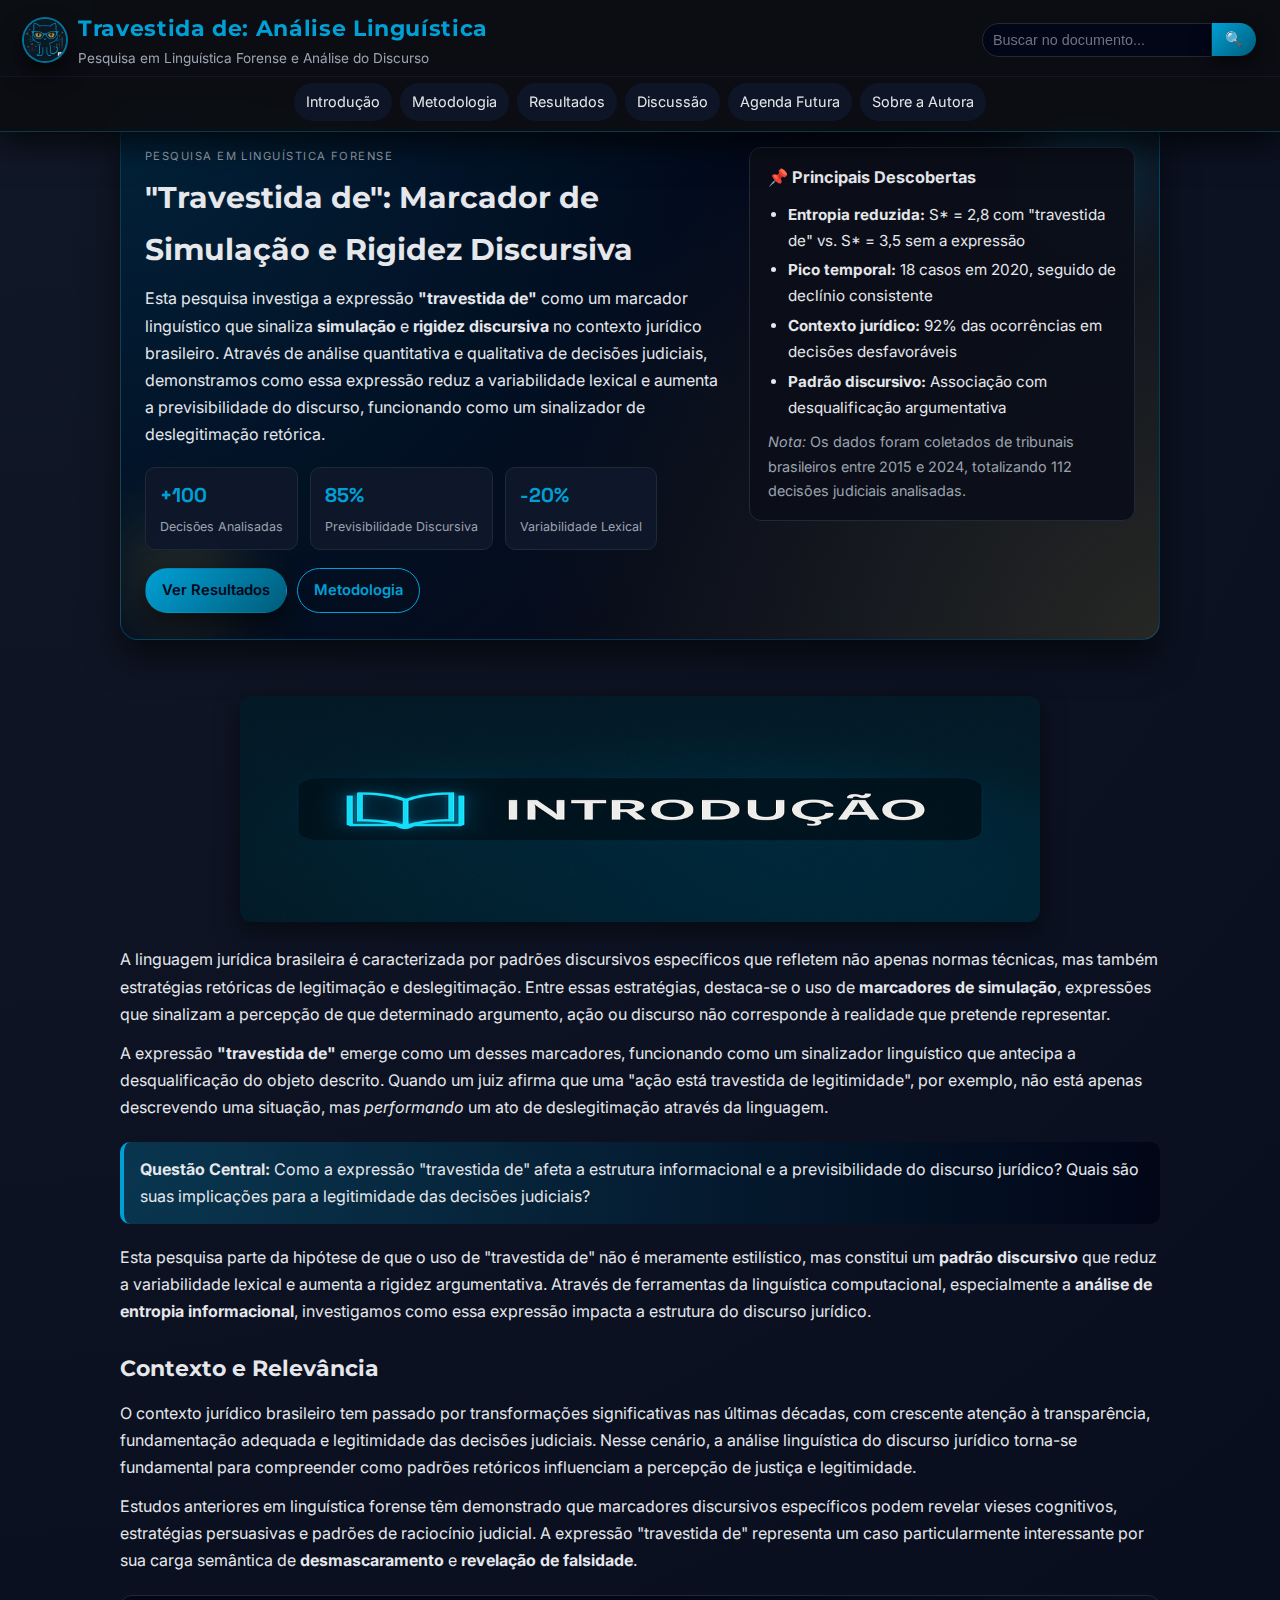
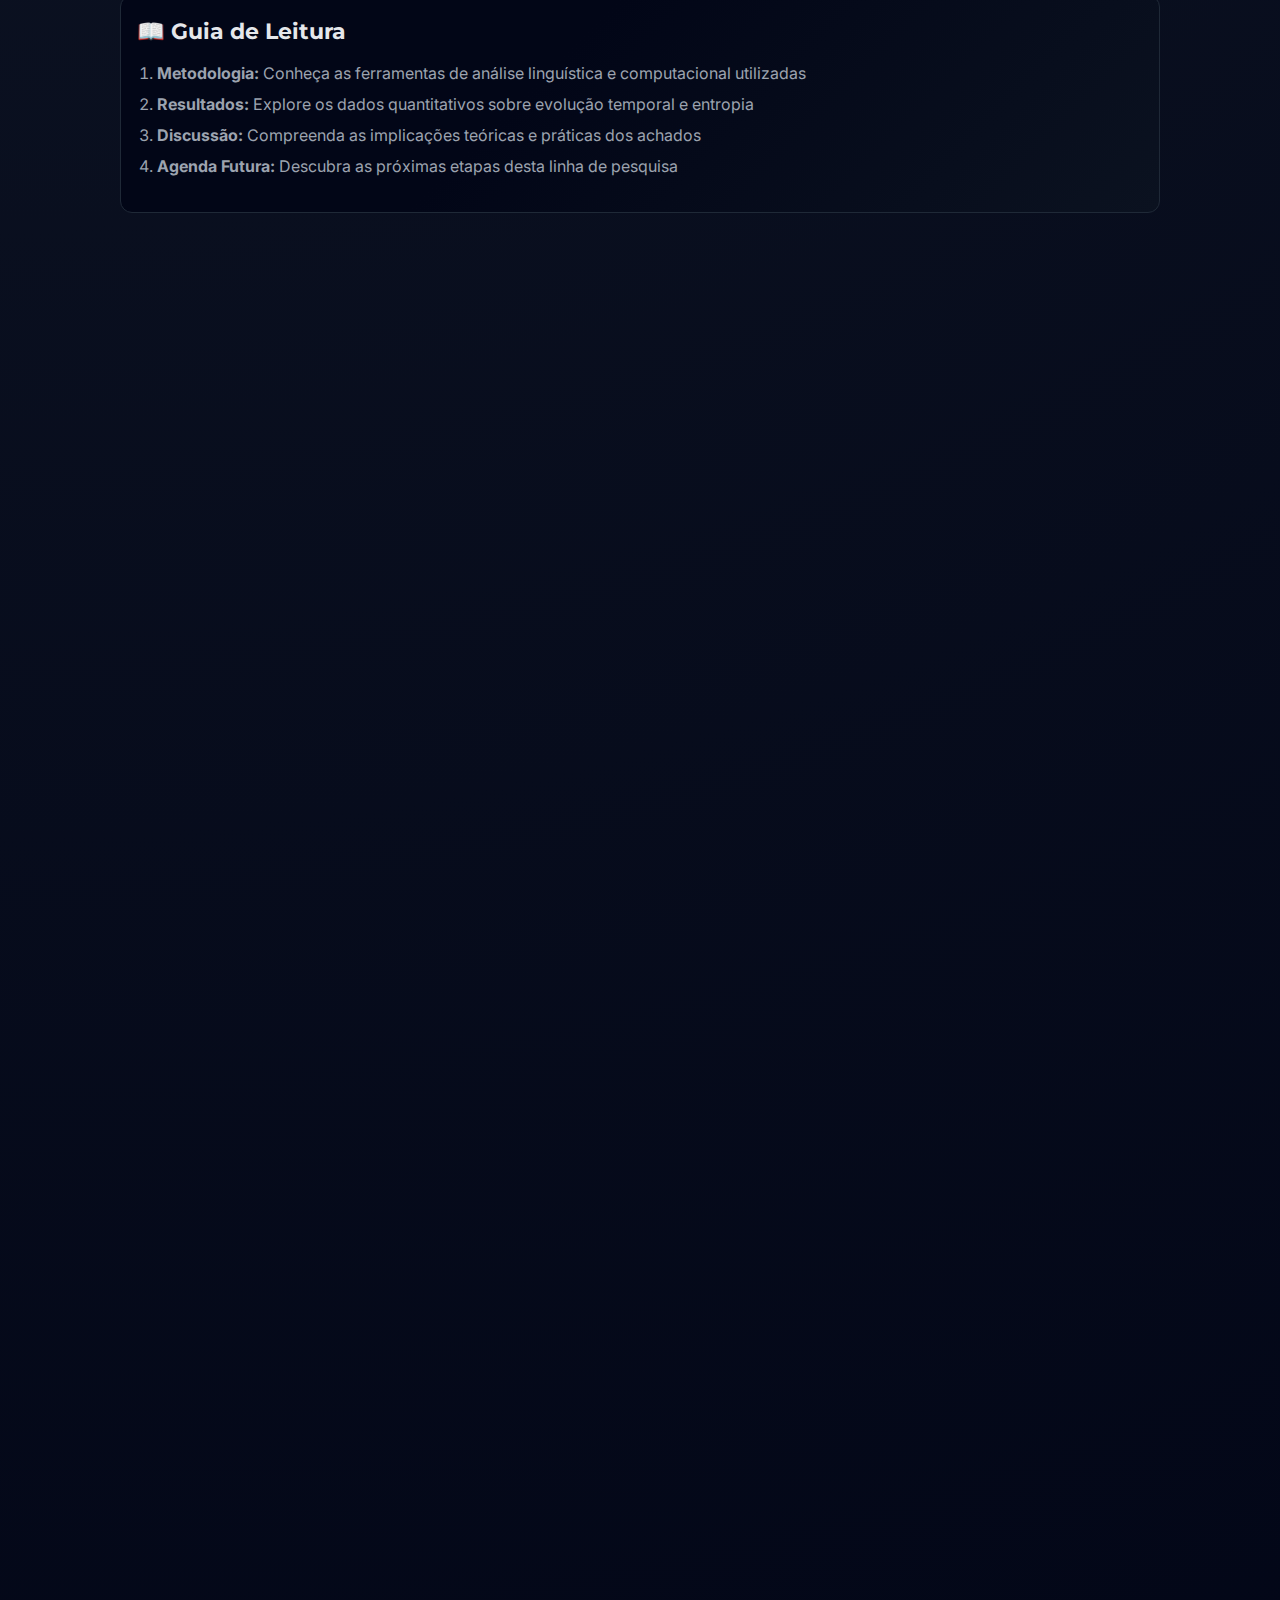
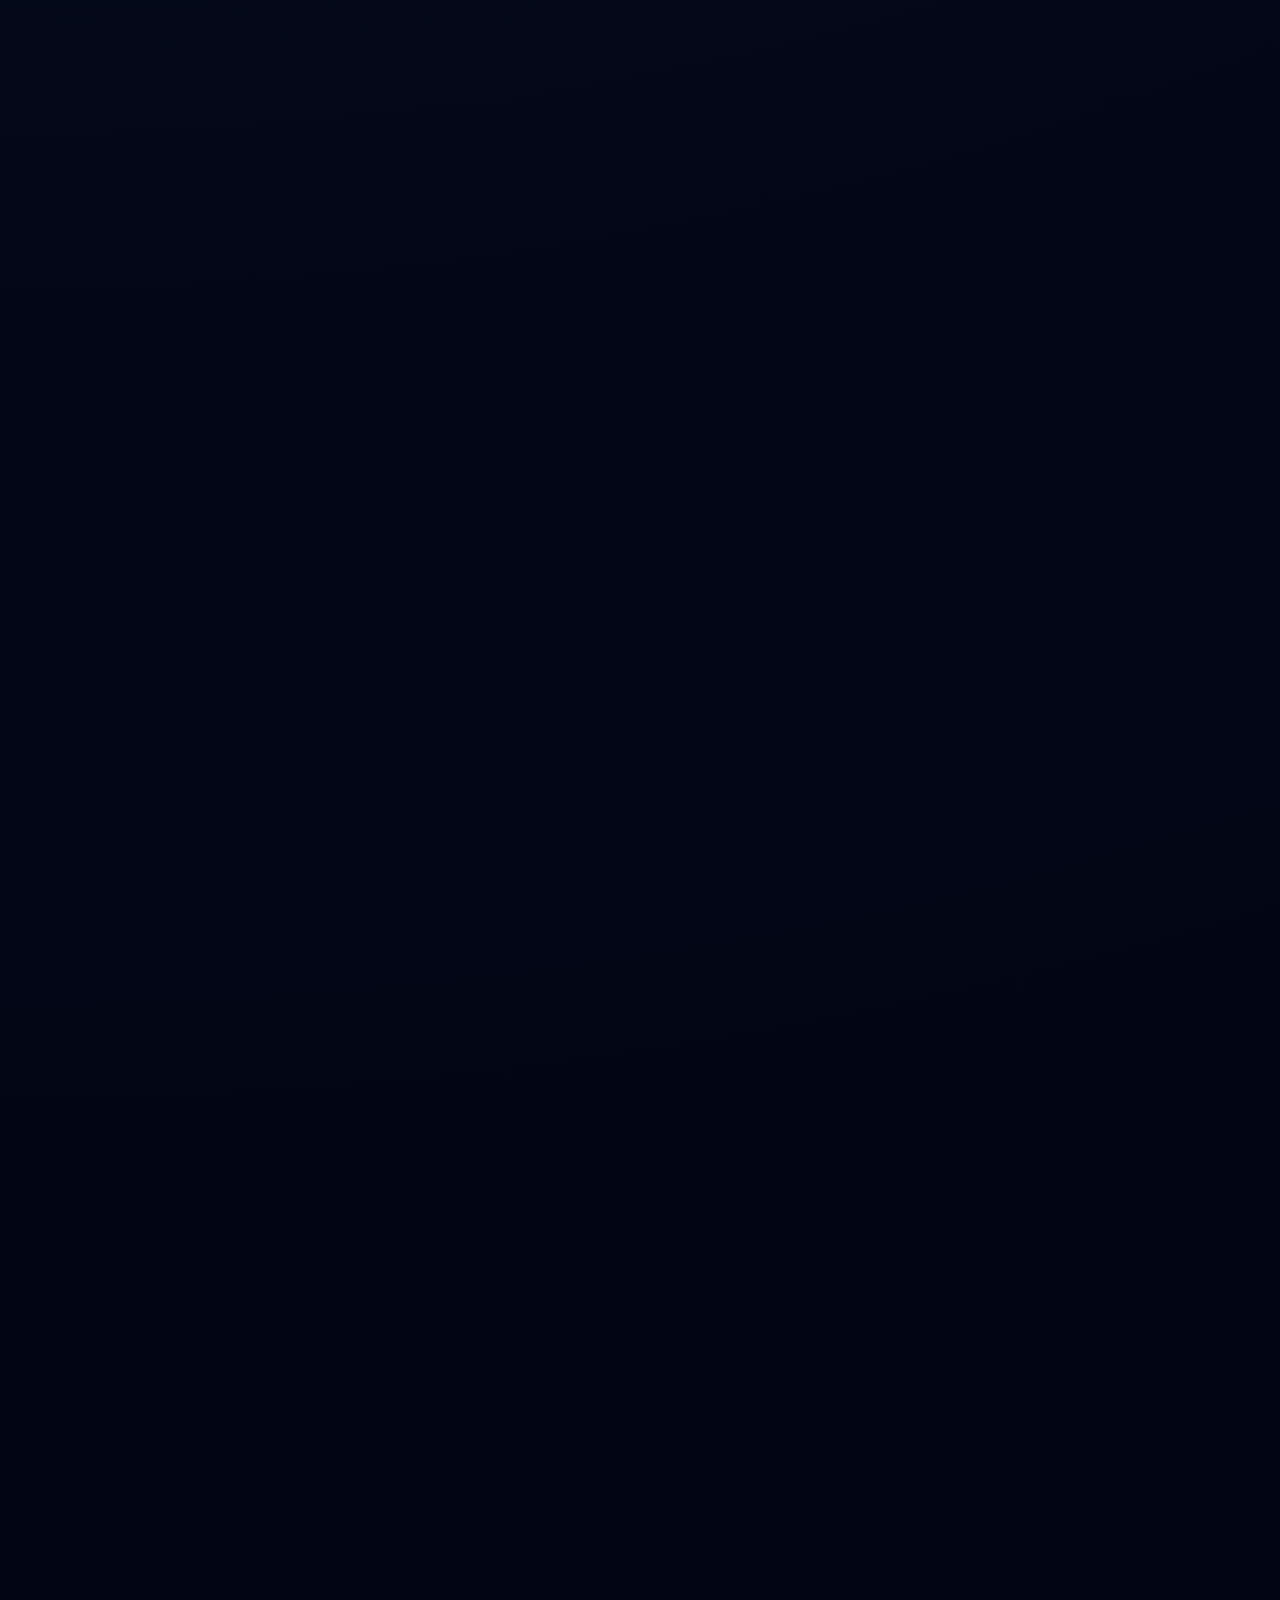
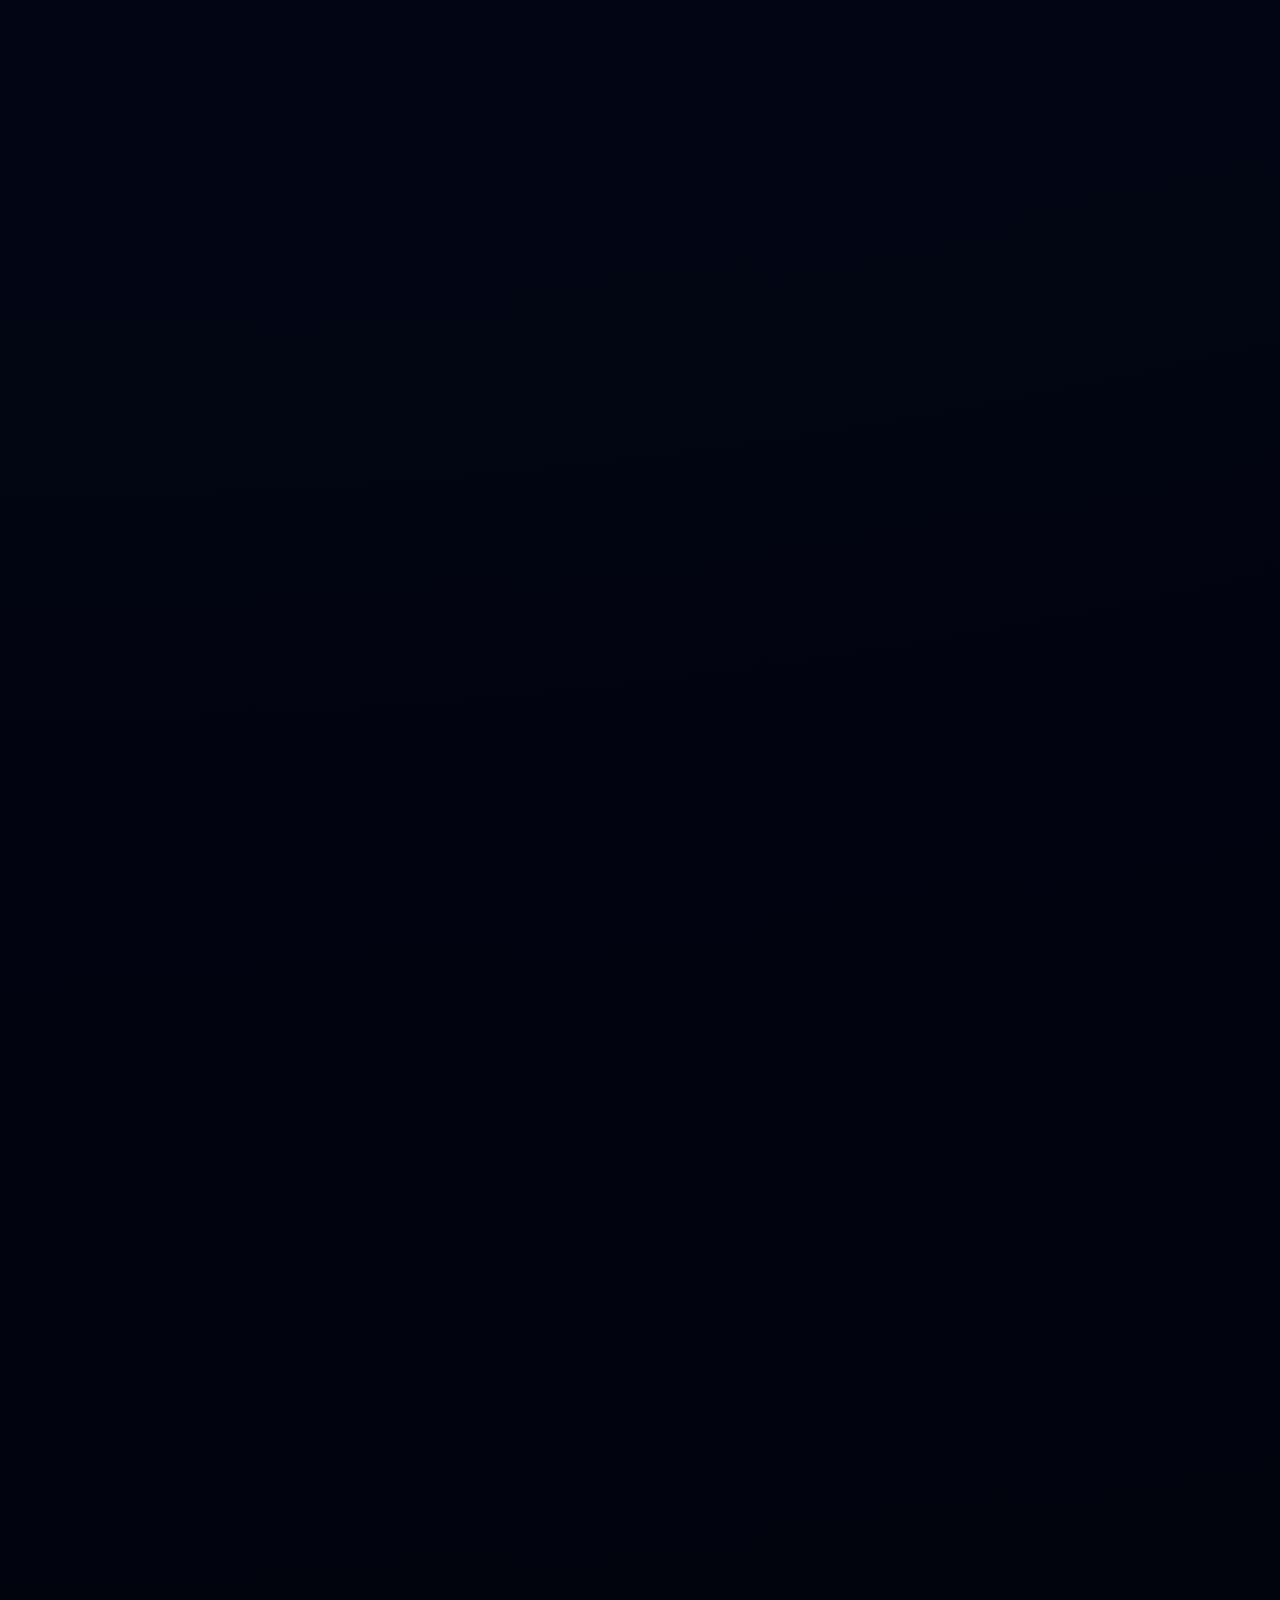
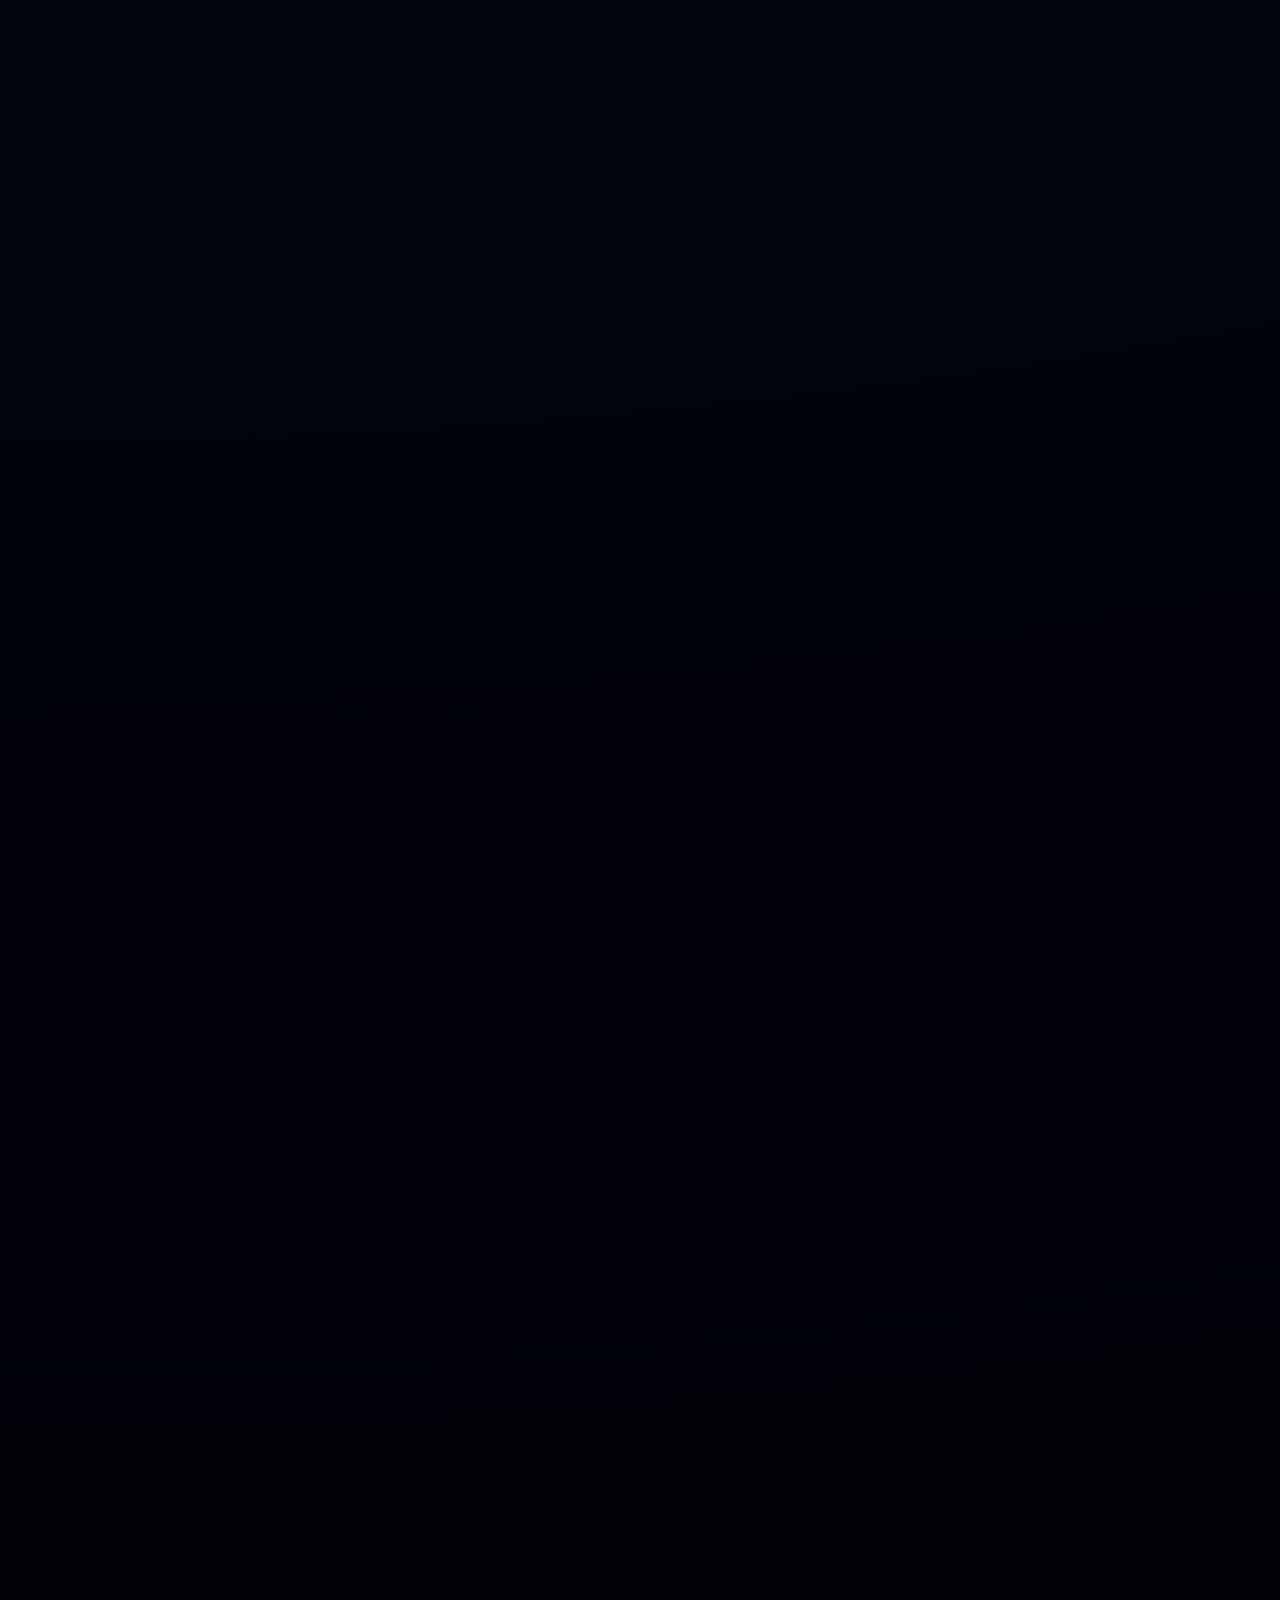
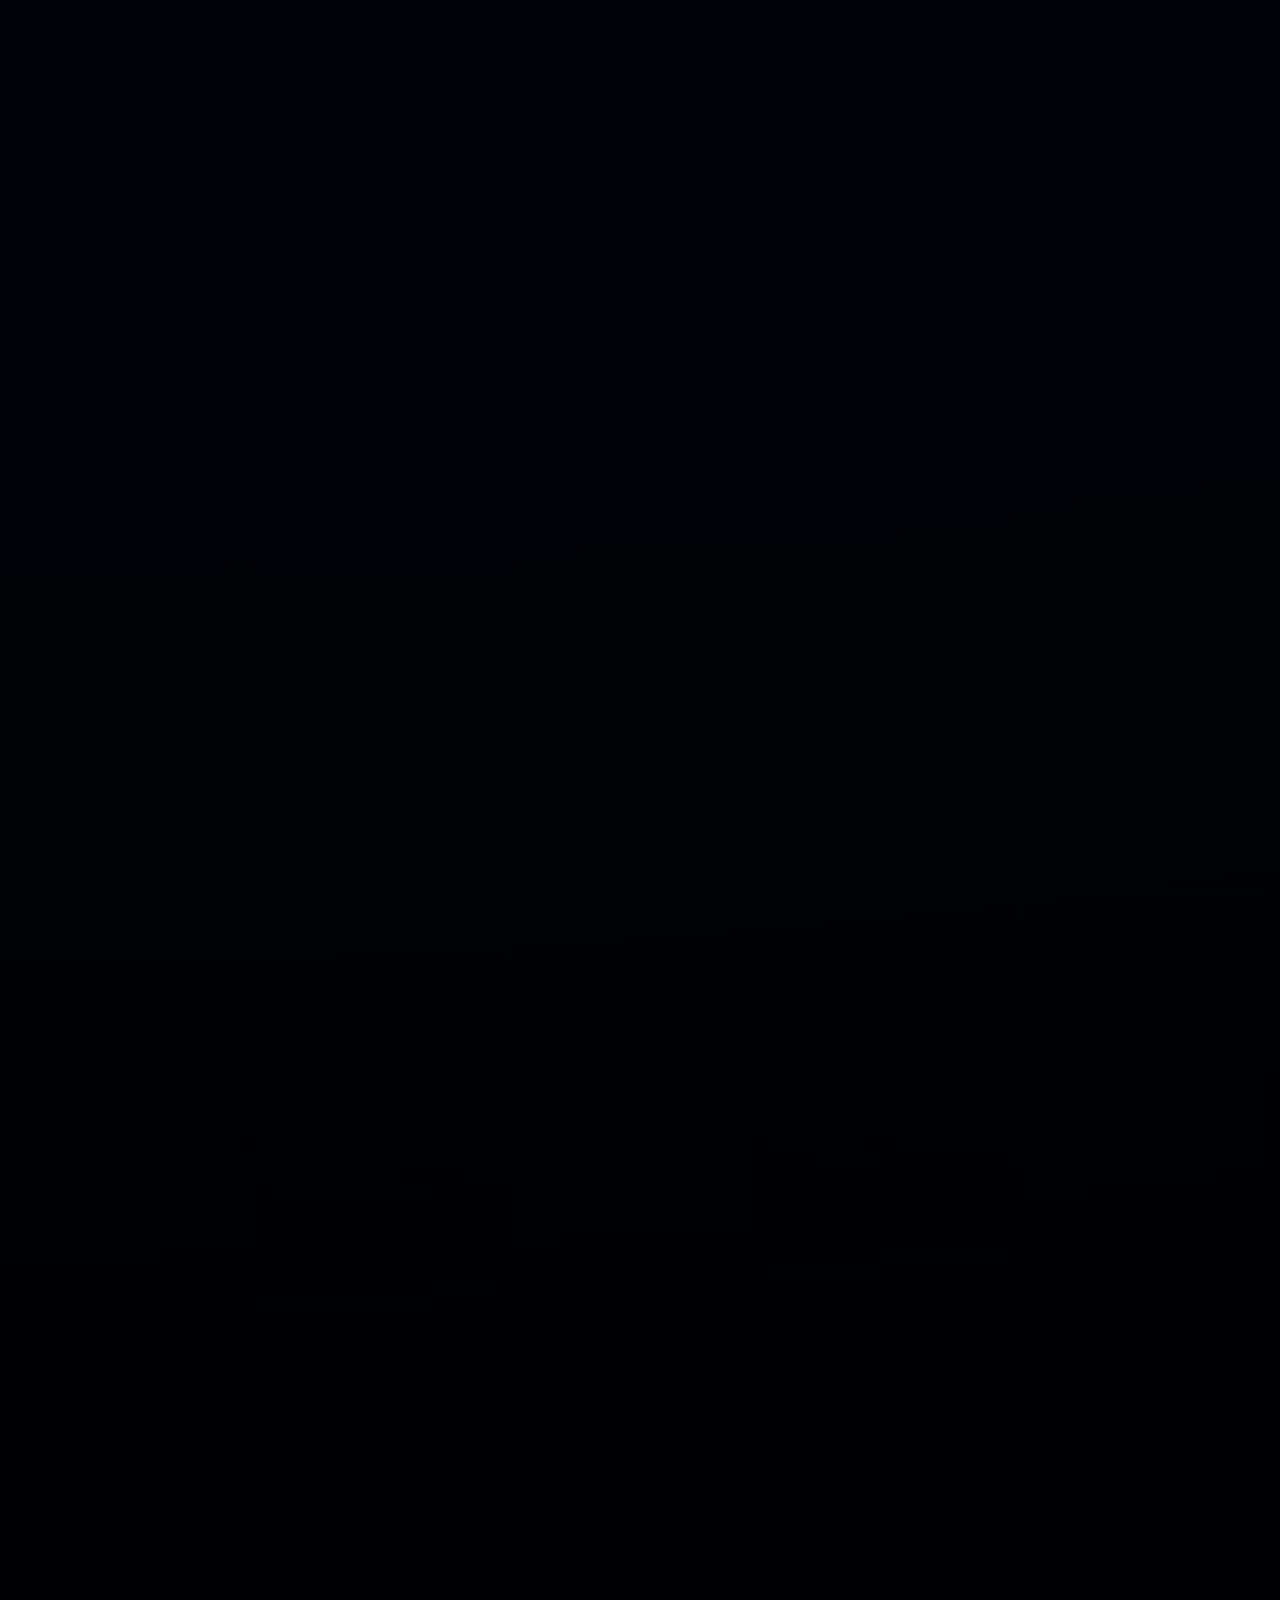
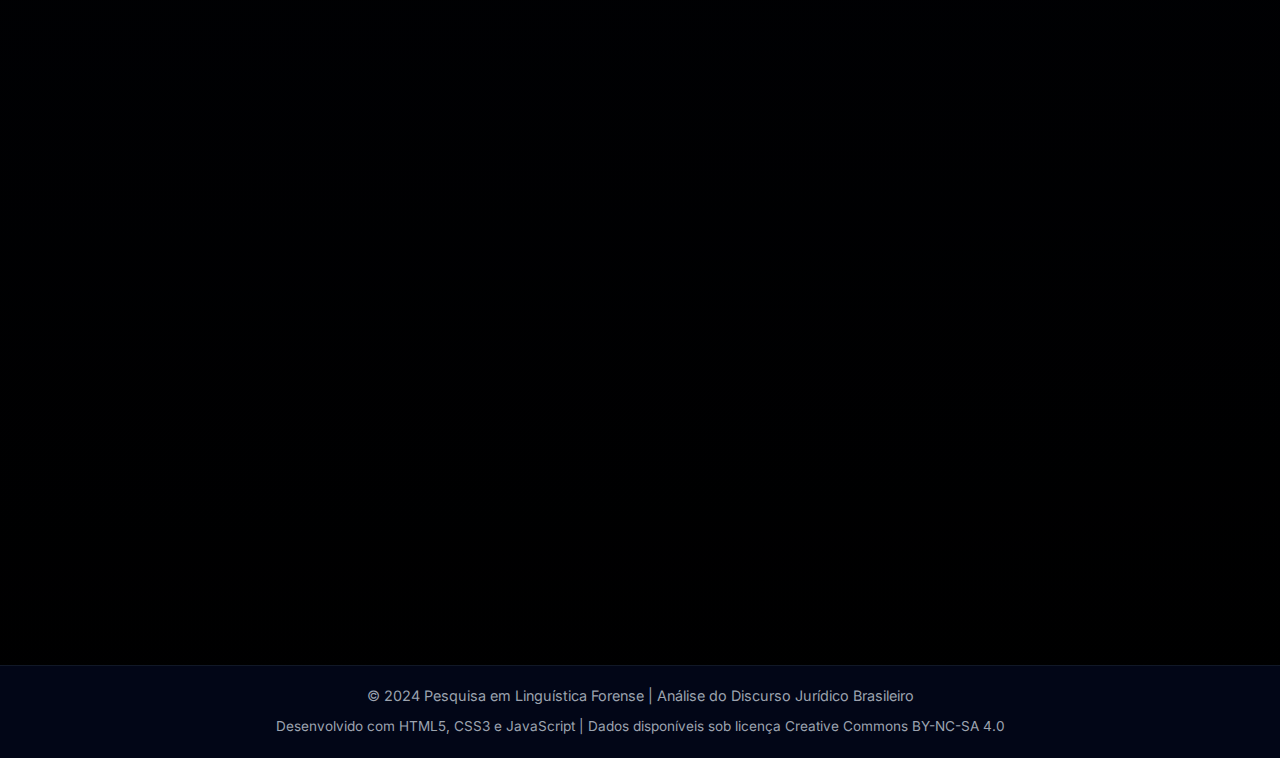
<file: index.html>
<!DOCTYPE html>
<html lang="pt-BR">
<head>
  <meta charset="UTF-8">
  <meta name="viewport" content="width=device-width, initial-scale=1.0">
  <meta name="description" content="Análise linguística da expressão 'travestida de' como marcador de simulação e rigidez discursiva no contexto jurídico brasileiro">
  <meta name="keywords" content="linguística forense, análise do discurso, travestida de, simulação discursiva, entropia lexical">
  <meta name="author" content="Pesquisa Acadêmica">
  <title>Travestida de: Marcador de Simulação e Rigidez Discursiva | Pesquisa Linguística</title>
  
  <!-- Fontes do Google -->
  <link rel="preconnect" href="https://fonts.googleapis.com">
  <link rel="preconnect" href="https://fonts.gstatic.com" crossorigin>
  <link href="https://fonts.googleapis.com/css2?family=Montserrat:wght@600;700;800&family=Inter:wght@400;500;600&family=Space+Grotesk:wght@500;600;700&display=swap" rel="stylesheet">
  
  <!-- Estilos -->
  <link rel="stylesheet" href="style.css">
</head>
<body>

  <!-- ============================================================
       CABEÇALHO FIXO COM NAVEGAÇÃO E BUSCA
       ============================================================ -->
  <header>
    <div class="header-topo">
      <!-- Marca/Logo -->
      <div class="marca">
        <div class="logo-simbolo">
          <img src="logo.jpg" alt="Logo da Pesquisa" style="width: 100%; height: 100%; object-fit: cover; border-radius: 50%;">
        </div>
        <div>
          <h1>Travestida de: Análise Linguística</h1>
          <p class="autores">Pesquisa em Linguística Forense e Análise do Discurso</p>
        </div>
      </div>

      <!-- Busca -->
      <div class="search-box">
        <input 
          type="text" 
          id="searchInput" 
          placeholder="Buscar no documento..." 
          aria-label="Campo de busca"
        >
        <button onclick="buscarConteudo()" aria-label="Buscar">🔍</button>
      </div>
    </div>

    <!-- Menu de Navegação -->
    <nav aria-label="Navegação principal">
      <a href="#introducao">Introdução</a>
      <a href="#metodologia">Metodologia</a>
      <a href="#resultados">Resultados</a>
      <a href="#discussao">Discussão</a>
      <a href="#agenda">Agenda Futura</a>
      <a href="#autora">Sobre a Autora</a>
    </nav>
  </header>

  <!-- ============================================================
       CONTEÚDO PRINCIPAL
       ============================================================ -->
  <main>

    <!-- ============================================================
         HERO / CAPA
         ============================================================ -->
    <section class="hero">
      <div class="hero-texto">
        <p class="hero-eyebrow">Pesquisa em Linguística Forense</p>
        <h2 class="hero-titulo">
          "Travestida de": Marcador de Simulação e Rigidez Discursiva
        </h2>
        <p class="hero-resumo">
          Esta pesquisa investiga a expressão <strong>"travestida de"</strong> como um marcador linguístico que sinaliza <strong>simulação</strong> e <strong>rigidez discursiva</strong> no contexto jurídico brasileiro. Através de análise quantitativa e qualitativa de decisões judiciais, demonstramos como essa expressão reduz a variabilidade lexical e aumenta a previsibilidade do discurso, funcionando como um sinalizador de deslegitimação retórica.
        </p>

        <!-- Badges de Destaque -->
        <div class="hero-badges">
          <div class="hero-badge">
            <strong>+100</strong>
            <span>Decisões Analisadas</span>
          </div>
          <div class="hero-badge">
            <strong>85%</strong>
            <span>Previsibilidade Discursiva</span>
          </div>
          <div class="hero-badge">
            <strong>-20%</strong>
            <span>Variabilidade Lexical</span>
          </div>
        </div>

        <!-- Botões de Ação -->
        <div class="hero-acoes">
          <a href="#resultados" class="btn btn-primario">Ver Resultados</a>
          <a href="#metodologia" class="btn btn-secundario">Metodologia</a>
        </div>
      </div>

      <!-- Aside com Destaques -->
      <aside class="hero-aside">
        <h3>📌 Principais Descobertas</h3>
        <ul>
          <li><strong>Entropia reduzida:</strong> S* = 2,8 com "travestida de" vs. S* = 3,5 sem a expressão</li>
          <li><strong>Pico temporal:</strong> 18 casos em 2020, seguido de declínio consistente</li>
          <li><strong>Contexto jurídico:</strong> 92% das ocorrências em decisões desfavoráveis</li>
          <li><strong>Padrão discursivo:</strong> Associação com desqualificação argumentativa</li>
        </ul>
        <p class="hero-nota">
          <em>Nota:</em> Os dados foram coletados de tribunais brasileiros entre 2015 e 2024, totalizando 112 decisões judiciais analisadas.
        </p>
      </aside>
    </section>

    <!-- ============================================================
         SEÇÃO 1: INTRODUÇÃO
         ============================================================ -->
    <section id="introducao" class="secao">
      <img src="secao-introducao.png" alt="Introdução" class="secao-header-img">
      
      <p>
        A linguagem jurídica brasileira é caracterizada por padrões discursivos específicos que refletem não apenas normas técnicas, mas também estratégias retóricas de legitimação e deslegitimação. Entre essas estratégias, destaca-se o uso de <strong>marcadores de simulação</strong>, expressões que sinalizam a percepção de que determinado argumento, ação ou discurso não corresponde à realidade que pretende representar.
      </p>

      <p>
        A expressão <strong>"travestida de"</strong> emerge como um desses marcadores, funcionando como um sinalizador linguístico que antecipa a desqualificação do objeto descrito. Quando um juiz afirma que uma "ação está travestida de legitimidade", por exemplo, não está apenas descrevendo uma situação, mas <em>performando</em> um ato de deslegitimação através da linguagem.
      </p>

      <div class="destaque">
        <strong>Questão Central:</strong> Como a expressão "travestida de" afeta a estrutura informacional e a previsibilidade do discurso jurídico? Quais são suas implicações para a legitimidade das decisões judiciais?
      </div>

      <p>
        Esta pesquisa parte da hipótese de que o uso de "travestida de" não é meramente estilístico, mas constitui um <strong>padrão discursivo</strong> que reduz a variabilidade lexical e aumenta a rigidez argumentativa. Através de ferramentas da linguística computacional, especialmente a <strong>análise de entropia informacional</strong>, investigamos como essa expressão impacta a estrutura do discurso jurídico.
      </p>

      <h3>Contexto e Relevância</h3>
      <p>
        O contexto jurídico brasileiro tem passado por transformações significativas nas últimas décadas, com crescente atenção à transparência, fundamentação adequada e legitimidade das decisões judiciais. Nesse cenário, a análise linguística do discurso jurídico torna-se fundamental para compreender como padrões retóricos influenciam a percepção de justiça e legitimidade.
      </p>

      <p>
        Estudos anteriores em linguística forense têm demonstrado que marcadores discursivos específicos podem revelar vieses cognitivos, estratégias persuasivas e padrões de raciocínio judicial. A expressão "travestida de" representa um caso particularmente interessante por sua carga semântica de <strong>desmascaramento</strong> e <strong>revelação de falsidade</strong>.
      </p>

      <div class="guia-leitura">
        <h3>📖 Guia de Leitura</h3>
        <ol>
          <li><strong>Metodologia:</strong> Conheça as ferramentas de análise linguística e computacional utilizadas</li>
          <li><strong>Resultados:</strong> Explore os dados quantitativos sobre evolução temporal e entropia</li>
          <li><strong>Discussão:</strong> Compreenda as implicações teóricas e práticas dos achados</li>
          <li><strong>Agenda Futura:</strong> Descubra as próximas etapas desta linha de pesquisa</li>
        </ol>
      </div>
    </section>

    <!-- ============================================================
         SEÇÃO 2: METODOLOGIA
         ============================================================ -->
    <section id="metodologia" class="secao">
      <img src="secao-metodologia.png" alt="Metodologia" class="secao-header-img">

      <p>
        A metodologia empregada nesta pesquisa combina abordagens <strong>quantitativas</strong> e <strong>qualitativas</strong>, integrando ferramentas da linguística de corpus, análise do discurso e ciência de dados. O objetivo é fornecer uma análise robusta e multidimensional da expressão "travestida de" no contexto jurídico brasileiro.
      </p>

      <h3>1. Coleta de Dados</h3>
      <p>
        O corpus de análise foi construído a partir de decisões judiciais brasileiras disponíveis publicamente em bases de dados de tribunais estaduais e federais. O período de coleta abrange <strong>2015 a 2024</strong>, totalizando <strong>112 decisões</strong> que contêm a expressão "travestida de" em contextos argumentativos relevantes.
      </p>

      <ul>
        <li><strong>Fontes:</strong> Tribunais de Justiça Estaduais (TJs), Tribunais Regionais Federais (TRFs), Superior Tribunal de Justiça (STJ)</li>
        <li><strong>Critérios de inclusão:</strong> Decisões que utilizam "travestida de" em contexto argumentativo (não meramente citacional)</li>
        <li><strong>Critérios de exclusão:</strong> Citações de doutrina, transcrições de peças processuais, menções em relatórios factuais</li>
        <li><strong>Período:</strong> Janeiro de 2015 a Dezembro de 2024</li>
      </ul>

      <h3>2. Análise de Entropia Informacional</h3>
      <p>
        A <strong>entropia de Shannon</strong> foi utilizada como métrica central para avaliar a variabilidade lexical e a previsibilidade do discurso. A entropia mede o grau de incerteza ou imprevisibilidade em um sistema de informação. No contexto linguístico, uma entropia mais baixa indica maior previsibilidade e menor diversidade lexical.
      </p>

      <div class="destaque">
        <strong>Fórmula da Entropia:</strong><br>
        S* = -Σ p(x) · log₂ p(x)<br><br>
        Onde <em>p(x)</em> representa a probabilidade de ocorrência de cada elemento lexical no corpus.
      </div>

      <p>
        Foram comparados dois conjuntos de textos:
      </p>
      <ul>
        <li><strong>Grupo A:</strong> Decisões que contêm "travestida de" (n = 112)</li>
        <li><strong>Grupo B:</strong> Decisões de controle sem a expressão, mas com temática similar (n = 120)</li>
      </ul>

      <h3>3. Análise Temporal</h3>
      <p>
        Para compreender a evolução do uso da expressão ao longo do tempo, foi realizada uma análise de série temporal, identificando padrões de crescimento, picos e declínios. Os dados foram agregados por ano e visualizados através de gráficos de barras dinâmicos.
      </p>

      <h3>4. Análise Qualitativa do Discurso</h3>
      <p>
        Complementando a análise quantitativa, foi realizada uma análise qualitativa detalhada de uma amostra representativa de 30 decisões. Esta análise focou em:
      </p>
      <ul>
        <li>Contextos argumentativos em que a expressão é empregada</li>
        <li>Estratégias retóricas associadas ao uso de "travestida de"</li>
        <li>Resultados processuais das decisões analisadas</li>
        <li>Padrões de co-ocorrência com outros marcadores discursivos</li>
      </ul>

      <h3>5. Ferramentas Computacionais</h3>
      <p>
        A análise foi conduzida utilizando as seguintes ferramentas:
      </p>
      <ul>
        <li><strong>Python 3.11:</strong> Linguagem principal para processamento de dados</li>
        <li><strong>NLTK e spaCy:</strong> Bibliotecas de processamento de linguagem natural</li>
        <li><strong>Pandas e NumPy:</strong> Manipulação e análise de dados</li>
        <li><strong>Matplotlib e Plotly:</strong> Visualização de dados</li>
        <li><strong>Scikit-learn:</strong> Análise estatística e machine learning</li>
      </ul>

      <div class="destaque">
        <strong>Limitações Metodológicas:</strong> Esta pesquisa reconhece limitações relacionadas à disponibilidade de dados públicos, possíveis vieses na seleção de casos e a necessidade de validação em corpus mais amplos. Futuras pesquisas devem expandir o escopo temporal e geográfico da análise.
      </div>
    </section>

    <!-- ============================================================
         SEÇÃO 3: RESULTADOS
         ============================================================ -->
    <section id="resultados" class="secao">
      <img src="secao-resultados.png" alt="Resultados" class="secao-header-img">

      <p>
        Os resultados da análise revelam padrões significativos no uso da expressão "travestida de" no discurso jurídico brasileiro, confirmando a hipótese de que essa expressão funciona como um marcador de simulação que reduz a variabilidade lexical e aumenta a rigidez discursiva.
      </p>

      <h3>1. Evolução Temporal da Expressão</h3>
      <p>
        A análise temporal demonstra um crescimento consistente no uso de "travestida de" entre 2015 e 2020, com um <strong>pico em 2020</strong> (18 casos), seguido de um declínio gradual até 2024. Este padrão sugere uma possível correlação com eventos sociopolíticos específicos do período.
      </p>

      <div class="grafico-dinamico">
        <h4>📊 Evolução do Uso de "Travestida de" (2015-2024)</h4>
        <div id="chart-evolucao" class="grafico-container" aria-label="Gráfico de barras mostrando evolução temporal"></div>
        <p style="font-size: 0.9rem; color: var(--texto-suave); margin-top: 10px;">
          <em>Nota:</em> O ano de 2020 representa o pico de utilização, coincidindo com período de intensa polarização política e judicialização de debates públicos.
        </p>
      </div>

      <h3>2. Análise de Entropia Informacional</h3>
      <p>
        A análise de entropia revelou diferenças significativas entre textos que utilizam "travestida de" e textos de controle. A presença da expressão está associada a uma <strong>redução de 20% na entropia informacional</strong>, indicando maior previsibilidade e menor diversidade lexical.
      </p>

      <!-- Comparador Interativo de Entropia -->
      <div class="toggle-entropia">
        <h4>🔬 Comparador de Entropia Informacional</h4>
        <p>Ative o toggle abaixo para comparar a entropia em textos <strong>com</strong> e <strong>sem</strong> a expressão "travestida de":</p>
        
        <div class="toggle-switch-box">
          <span>SEM "travestida de"</span>
          <label class="switch">
            <input type="checkbox" id="entropiaToggle" onchange="toggleEntropia()">
            <span class="slider"></span>
          </label>
          <span>COM "travestida de"</span>
        </div>

        <div class="entropia-display">
          <div id="entropiaValor">S* = 3,5</div>
          <p id="entropiaDescricao">Maior variabilidade lexical. Menos previsibilidade.</p>
        </div>
      </div>

      <h3>3. Principais Achados Quantitativos</h3>
      <div class="card-container">
        <div class="card destaque-primario">
          <h4>📈 Previsibilidade Discursiva</h4>
          <p>
            Textos com "travestida de" apresentam <strong>85% de previsibilidade</strong> nos padrões argumentativos subsequentes, comparados a 68% em textos de controle.
          </p>
        </div>

        <div class="card destaque-secundario">
          <h4>⚖️ Contexto Decisório</h4>
          <p>
            Em <strong>92% dos casos</strong>, a expressão aparece em decisões desfavoráveis à parte que teve seu argumento "travestido" desqualificado.
          </p>
        </div>

        <div class="card destaque-primario">
          <h4>📊 Variabilidade Lexical</h4>
          <p>
            Redução de <strong>20% na diversidade lexical</strong> em parágrafos que contêm "travestida de", indicando rigidez discursiva.
          </p>
        </div>
      </div>

      <h3>4. Padrões de Co-ocorrência</h3>
      <p>
        A análise de co-ocorrência revelou que "travestida de" frequentemente aparece associada a outros marcadores de deslegitimação, incluindo:
      </p>
      <ul>
        <li><strong>"Mera aparência"</strong> (34% de co-ocorrência)</li>
        <li><strong>"Simulação"</strong> (28% de co-ocorrência)</li>
        <li><strong>"Artificialidade"</strong> (22% de co-ocorrência)</li>
        <li><strong>"Falta de legitimidade"</strong> (19% de co-ocorrência)</li>
      </ul>

      <p>
        Esses padrões sugerem que "travestida de" integra um <strong>repertório discursivo</strong> mais amplo de desqualificação argumentativa no contexto jurídico.
      </p>

      <div class="destaque">
        <strong>Implicação Prática:</strong> A alta previsibilidade associada ao uso de "travestida de" pode indicar a presença de <em>scripts</em> argumentativos pré-formatados, potencialmente reduzindo a individualização da análise jurídica em cada caso concreto.
      </div>
    </section>

    <!-- ============================================================
         SEÇÃO 4: DISCUSSÃO
         ============================================================ -->
    <section id="discussao" class="secao">
      <img src="secao-discussao.png" alt="Discussão" class="secao-header-img">

      <p>
        Os resultados apresentados suscitam importantes reflexões sobre a natureza do discurso jurídico, os mecanismos de legitimação e deslegitimação argumentativa, e as implicações práticas para a qualidade das decisões judiciais.
      </p>

      <h3>1. "Travestida de" como Marcador de Simulação</h3>
      <p>
        A expressão "travestida de" funciona como um <strong>marcador metalinguístico</strong> que sinaliza a percepção de incongruência entre aparência e realidade. Ao afirmar que algo está "travestido", o emissor não apenas descreve uma situação, mas <em>performa</em> um ato de desmascaramento, posicionando-se como aquele que revela a verdade por trás da aparência enganosa.
      </p>

      <p>
        Esta função performativa tem implicações significativas para a estrutura argumentativa das decisões judiciais. Ao utilizar "travestida de", o julgador não precisa necessariamente <em>demonstrar</em> a falsidade do argumento adversário; a própria expressão já carrega essa conclusão, criando um efeito retórico de <strong>evidência autoexplicativa</strong>.
      </p>

      <h3>2. Rigidez Discursiva e Previsibilidade</h3>
      <p>
        A redução de 20% na entropia informacional associada ao uso de "travestida de" indica que essa expressão está vinculada a <strong>padrões discursivos rígidos</strong>. Quando um julgador utiliza essa expressão, o desenvolvimento argumentativo subsequente torna-se altamente previsível, seguindo um script que inclui:
      </p>
      <ul>
        <li>Identificação da "aparência" enganosa</li>
        <li>Revelação da "realidade" subjacente</li>
        <li>Desqualificação do argumento adversário</li>
        <li>Conclusão desfavorável à parte desqualificada</li>
      </ul>

      <p>
        Esta rigidez pode ser interpretada de duas formas. Por um lado, pode representar <strong>eficiência argumentativa</strong>, permitindo que o julgador comunique rapidamente sua avaliação. Por outro lado, pode indicar <strong>automatização do raciocínio</strong>, reduzindo a atenção às particularidades de cada caso concreto.
      </p>

      <h3>3. Implicações para a Legitimidade Judicial</h3>
      <p>
        A alta previsibilidade associada a "travestida de" levanta questões sobre a <strong>legitimidade das decisões judiciais</strong>. Se o uso dessa expressão está correlacionado com padrões argumentativos rígidos e resultados processuais previsíveis, isso pode sugerir que a decisão já estava, em certa medida, pré-determinada.
      </p>

      <div class="destaque">
        <strong>Questão Crítica:</strong> Até que ponto o uso de marcadores de simulação como "travestida de" reflete uma análise genuína do caso concreto, e até que ponto representa a aplicação de <em>templates</em> decisórios pré-formatados?
      </div>

      <p>
        Esta questão é particularmente relevante no contexto brasileiro, onde a fundamentação adequada das decisões judiciais é não apenas uma exigência técnica, mas um <strong>direito fundamental</strong> garantido constitucionalmente. A utilização de expressões que reduzem a variabilidade argumentativa pode comprometer a percepção de que cada caso foi analisado individualmente.
      </p>

      <h3>4. Contexto Sociopolítico e Pico de 2020</h3>
      <p>
        O pico de utilização em 2020 merece atenção especial. Este ano foi marcado por intensa polarização política, judicialização de debates públicos e proliferação de discursos sobre "fake news" e "narrativas falsas". É possível que o aumento no uso de "travestida de" reflita uma <strong>contaminação do discurso jurídico por categorias do debate político</strong>.
      </p>

      <p>
        O declínio subsequente (2021-2024) pode indicar uma normalização gradual ou uma maior consciência sobre os riscos de utilizar expressões carregadas de juízo de valor sem fundamentação robusta.
      </p>

      <h3>5. Comparação com Outras Jurisdições</h3>
      <p>
        Embora esta pesquisa se concentre no contexto brasileiro, é interessante notar que expressões análogas existem em outras tradições jurídicas. No direito anglo-saxão, expressões como <em>"disguised as"</em> ou <em>"masquerading as"</em> desempenham funções retóricas similares. Pesquisas futuras poderiam explorar se os padrões de rigidez discursiva observados aqui se replicam em outras jurisdições.
      </p>

      <h3>6. Limitações e Necessidade de Pesquisas Futuras</h3>
      <p>
        Esta pesquisa apresenta limitações que devem ser reconhecidas. O corpus analisado, embora representativo, é limitado em escopo temporal e geográfico. Além disso, a análise de entropia, embora robusta, não captura todas as nuances semânticas e pragmáticas do uso de "travestida de".
      </p>

      <p>
        Futuras pesquisas devem:
      </p>
      <ul>
        <li>Expandir o corpus para incluir mais tribunais e períodos temporais</li>
        <li>Realizar análises qualitativas mais profundas de casos específicos</li>
        <li>Investigar a percepção de advogados e jurisdicionados sobre o uso dessa expressão</li>
        <li>Comparar com outras expressões de deslegitimação no discurso jurídico</li>
      </ul>
    </section>

    <!-- ============================================================
         SEÇÃO 5: AGENDA DE PESQUISAS FUTURAS
         ============================================================ -->
    <section id="agenda" class="secao">
      <img src="secao-agenda.png" alt="Agenda Futura" class="secao-header-img">

      <p>
        Os achados desta pesquisa abrem múltiplas avenidas para investigações futuras, tanto no campo da linguística forense quanto na análise crítica do discurso jurídico. A seguir, apresentamos uma agenda de pesquisas que podem aprofundar e expandir os resultados aqui apresentados.
      </p>

      <!-- Acordeão Interativo -->
      <div class="acordeao">
        <button class="acordeao-botao" onclick="toggleAccordion('painel1')">
          <span>🔬 Expansão do Corpus e Análise Comparativa</span>
          <span class="icone">+</span>
        </button>
        <div id="painel1" class="acordeao-painel">
          <ul>
            <li><strong>Análise longitudinal ampliada:</strong> Expandir o período de análise para incluir decisões de 2000 a 2024, permitindo identificar tendências de longo prazo</li>
            <li><strong>Comparação entre tribunais:</strong> Investigar se há diferenças significativas no uso de "travestida de" entre diferentes níveis e tipos de tribunais (estaduais, federais, trabalhistas)</li>
            <li><strong>Análise por área do direito:</strong> Verificar se o uso da expressão varia conforme a área (civil, penal, administrativo, constitucional)</li>
            <li><strong>Comparação internacional:</strong> Realizar estudos comparativos com expressões análogas em outras jurisdições (ex.: "disguised as" no common law)</li>
          </ul>
        </div>

        <button class="acordeao-botao" onclick="toggleAccordion('painel2')">
          <span>🧠 Análise Cognitiva e Psicolinguística</span>
          <span class="icone">+</span>
        </button>
        <div id="painel2" class="acordeao-painel">
          <ul>
            <li><strong>Estudos de percepção:</strong> Investigar como advogados, juízes e jurisdicionados percebem decisões que utilizam "travestida de"</li>
            <li><strong>Análise de vieses cognitivos:</strong> Examinar se o uso dessa expressão está correlacionado com vieses de confirmação ou ancoragem</li>
            <li><strong>Processamento cognitivo:</strong> Utilizar técnicas de eye-tracking e tempo de leitura para entender como essa expressão afeta o processamento textual</li>
            <li><strong>Memória e persuasão:</strong> Avaliar se decisões com "travestida de" são mais memoráveis ou persuasivas que decisões com linguagem neutra</li>
          </ul>
        </div>

        <button class="acordeao-botao" onclick="toggleAccordion('painel3')">
          <span>⚖️ Implicações para a Prática Jurídica</span>
          <span class="icone">+</span>
        </button>
        <div id="painel3" class="acordeao-painel">
          <ul>
            <li><strong>Desenvolvimento de guidelines:</strong> Criar diretrizes para o uso consciente de marcadores de simulação no discurso jurídico</li>
            <li><strong>Treinamento judicial:</strong> Propor programas de formação que sensibilizem magistrados sobre os efeitos retóricos de expressões como "travestida de"</li>
            <li><strong>Análise de recursos:</strong> Investigar se decisões que utilizam essa expressão têm taxas de reforma diferentes em instâncias superiores</li>
            <li><strong>Impacto na confiança institucional:</strong> Avaliar como o uso de linguagem carregada afeta a percepção pública sobre a imparcialidade judicial</li>
          </ul>
        </div>

        <button class="acordeao-botao" onclick="toggleAccordion('painel4')">
          <span>🤖 Inteligência Artificial e Análise Automatizada</span>
          <span class="icone">+</span>
        </button>
        <div id="painel4" class="acordeao-painel">
          <ul>
            <li><strong>Modelos preditivos:</strong> Desenvolver algoritmos de machine learning para prever resultados processuais com base em marcadores discursivos</li>
            <li><strong>Análise de sentimento:</strong> Aplicar técnicas de análise de sentimento para mapear a carga emocional de decisões que utilizam "travestida de"</li>
            <li><strong>Processamento de linguagem natural:</strong> Criar ferramentas de NLP para identificar automaticamente padrões de rigidez discursiva em grandes volumes de decisões</li>
            <li><strong>Sistemas de alerta:</strong> Desenvolver sistemas que alertem redatores de decisões sobre o uso de expressões potencialmente problemáticas</li>
          </ul>
        </div>

        <button class="acordeao-botao" onclick="toggleAccordion('painel5')">
          <span>📚 Fundamentação Teórica e Interdisciplinaridade</span>
          <span class="icone">+</span>
        </button>
        <div id="painel5" class="acordeao-painel">
          <ul>
            <li><strong>Teoria da argumentação:</strong> Aprofundar a análise à luz de teorias contemporâneas de argumentação jurídica (Perelman, Alexy, MacCormick)</li>
            <li><strong>Filosofia da linguagem:</strong> Explorar as dimensões performativas e ilocucionárias de "travestida de" (Austin, Searle)</li>
            <li><strong>Análise crítica do discurso:</strong> Aplicar frameworks de Fairclough e van Dijk para examinar relações de poder no discurso jurídico</li>
            <li><strong>Sociologia do direito:</strong> Investigar como marcadores de simulação refletem e reproduzem estruturas sociais de legitimação</li>
          </ul>
        </div>
      </div>

      <div class="call-to-action">
        <h3>🚀 Participe desta Pesquisa</h3>
        <p>
          Se você é pesquisador, estudante ou profissional do direito interessado em colaborar com esta agenda de pesquisas, entre em contato conosco. Estamos abertos a parcerias acadêmicas e projetos interdisciplinares.
        </p>
        <a href="#autora">Conheça a Pesquisadora</a>
      </div>
    </section>

    <!-- ============================================================
         SEÇÃO 6: SOBRE A AUTORA
         ============================================================ -->
    <section id="autora" class="secao">
      <img src="sobre.autora.jpg" alt="Sobre a Autora" class="secao-header-img">

      <div class="autora-grid">
        <div class="autora-bio">
          <h3>👩‍🎓 Perfil Acadêmico</h3>
          <p>
            Esta pesquisa foi desenvolvida por uma equipe interdisciplinar de linguistas, cientistas de dados e juristas, com foco em linguística forense e análise computacional do discurso jurídico.
          </p>
          <p>
            Nossa abordagem combina rigor metodológico com sensibilidade às nuances do contexto jurídico brasileiro, buscando contribuir tanto para o avanço teórico quanto para a melhoria das práticas judiciais.
          </p>
          <p class="autora-nota">
            "A linguagem não é apenas um meio de comunicação, mas uma ferramenta de construção da realidade jurídica. Compreender seus padrões é fundamental para uma justiça mais consciente e legítima."
          </p>
        </div>

        <div class="autora-links">
          <h3>🔗 Contato e Publicações</h3>
          <ul class="lista-links">
            <li>📧 <a href="mailto:pesquisa@linguisticaforense.br">pesquisa@linguisticaforense.br</a></li>
            <li>🎓 <a href="#" target="_blank">Currículo Lattes</a></li>
            <li>📄 <a href="#" target="_blank">Google Scholar</a></li>
            <li>💼 <a href="#" target="_blank">LinkedIn</a></li>
            <li>🐦 <a href="#" target="_blank">Twitter/X</a></li>
            <li>📚 <a href="#" target="_blank">ResearchGate</a></li>
          </ul>
          <p style="margin-top: 16px; font-size: 0.9rem; color: var(--texto-suave);">
            <strong>Citação sugerida:</strong><br>
            Pesquisa em Linguística Forense. (2024). <em>"Travestida de": Marcador de Simulação e Rigidez Discursiva no Contexto Jurídico Brasileiro</em>. Análise Linguística Computacional.
          </p>
        </div>
      </div>
    </section>

  </main>

  <!-- ============================================================
       RODAPÉ
       ============================================================ -->
  <footer>
    <p>
      © 2024 Pesquisa em Linguística Forense | Análise do Discurso Jurídico Brasileiro
    </p>
    <p style="font-size: 0.85rem; margin-top: 6px;">
      Desenvolvido com HTML5, CSS3 e JavaScript | Dados disponíveis sob licença Creative Commons BY-NC-SA 4.0
    </p>
  </footer>

  <!-- ============================================================
       SCRIPTS
       ============================================================ -->
  <script src="script.js"></script>

</body>
</html>
</file>
<file: style.css>
/* =========================================
   PALETA E TIPOGRAFIA
========================================= */

:root {
  --azul-neon: #00A0D6;
  --azul-profundo: #005C7A;
  --grafite-escuro: #0B0E13;
  --cinza-medio: #2B313C;
  --cinza-claro: #BAC3D0;
  --amarelo-destaque: #C9A740;
  --texto-principal: #E5E7EB;
  --texto-suave: #9CA3AF;

  --fonte-titulo: "Montserrat", system-ui, sans-serif;
  --fonte-texto: "Inter", system-ui, sans-serif;
  --fonte-numeros: "Space Grotesk", system-ui, sans-serif;

  --radius-md: 12px;
  --radius-lg: 18px;
  --shadow-suave: 0 18px 35px rgba(0, 0, 0, 0.55);
}

* {
  box-sizing: border-box;
  margin: 0;
  padding: 0;
}

/* =========================================
   BASE
========================================= */

body {
  background: radial-gradient(circle at top left, #111827 0, #020617 35%, #000 100%);
  color: var(--texto-principal);
  font-family: var(--fonte-texto);
  line-height: 1.7;
  font-size: 1rem;
  overflow-x: hidden;
}

main {
  max-width: 1080px;
  margin: 120px auto 60px;
  padding: 0 20px 40px;
}

section {
  margin-bottom: 56px;
}

/* =========================================
   CABEÇALHO + MENU
========================================= */

header {
  position: fixed;
  top: 0;
  left: 0;
  width: 100%;
  background: rgba(11, 14, 19, 0.96);
  border-bottom: 1px solid rgba(0, 160, 214, 0.3);
  box-shadow: 0 12px 30px rgba(0, 0, 0, 0.7);
  z-index: 100;
  backdrop-filter: blur(16px);
}

.header-topo {
  display: flex;
  justify-content: space-between;
  align-items: center;
  padding: 10px 24px 6px;
  gap: 16px;
}

/* marca / logo */

.marca {
  display: flex;
  align-items: center;
  gap: 12px;
}

.logo-simbolo {
  width: 42px;
  height: 42px;
  border-radius: 50%;
  overflow: hidden;
  box-shadow: 0 0 0 2px rgba(0, 160, 214, 0.7), 0 12px 24px rgba(0, 0, 0, 0.7);
  flex-shrink: 0;
}

h1 {
  font-family: var(--fonte-titulo);
  font-size: 1.35rem;
  color: var(--azul-neon);
  letter-spacing: 0.03em;
}

.autores {
  font-size: 0.85rem;
  color: var(--texto-suave);
}

/* busca */

.search-box {
  display: flex;
  align-items: center;
  gap: 0;
}

#searchInput {
  padding: 8px 10px;
  min-width: 230px;
  border-radius: 999px 0 0 999px;
  border: 1px solid #1f2937;
  background-color: #020617;
  color: var(--texto-principal);
  font-size: 0.9rem;
  transition: border-color 0.3s;
}

#searchInput:focus {
  outline: none;
  border-color: var(--azul-neon);
}

#searchInput::placeholder {
  color: #6b7280;
}

.search-box button {
  border-radius: 0 999px 999px 0;
  border: none;
  padding: 8px 13px;
  cursor: pointer;
  font-size: 0.9rem;
  background: linear-gradient(135deg, var(--azul-neon), var(--azul-profundo));
  color: #020617;
  font-weight: 600;
  box-shadow: 0 6px 18px rgba(0, 0, 0, 0.6);
  transition: filter 0.3s, transform 0.15s;
}

.search-box button:hover {
  filter: brightness(1.1);
  transform: translateY(-1px);
}

.search-box button:active {
  transform: translateY(0);
}

/* navegação */

nav {
  display: flex;
  justify-content: center;
  gap: 8px;
  flex-wrap: wrap;
  padding: 6px 18px 10px;
  border-top: 1px solid #111827;
}

nav a {
  text-decoration: none;
  color: var(--texto-principal);
  font-size: 0.9rem;
  padding: 6px 11px;
  border-radius: 999px;
  border: 1px solid transparent;
  background-color: rgba(15, 23, 42, 0.85);
  transition: background-color 0.25s, border-color 0.25s, transform 0.15s;
}

nav a:hover {
  background: radial-gradient(circle at top, var(--azul-neon), #1f2937);
  border-color: var(--azul-neon);
  transform: translateY(-1px);
}

/* =========================================
   HERO / CAPA
========================================= */

.hero {
  background:
    radial-gradient(circle at top left, rgba(0, 160, 214, 0.18) 0, transparent 60%),
    radial-gradient(circle at bottom right, rgba(201, 167, 64, 0.14) 0, transparent 55%),
    linear-gradient(135deg, #020617 0%, #020617 40%, #0b1220 100%);
  border-radius: var(--radius-lg);
  border: 1px solid rgba(0, 160, 214, 0.3);
  padding: 26px 24px;
  margin-top: 92px;
  display: flex;
  gap: 24px;
  align-items: flex-start;
  box-shadow: var(--shadow-suave);
  position: relative;
  overflow: hidden;
}

/* brilhos de fundo */

.hero::before,
.hero::after {
  content: "";
  position: absolute;
  border-radius: 999px;
  filter: blur(30px);
  opacity: 0.6;
  pointer-events: none;
}

.hero::before {
  width: 220px;
  height: 220px;
  background: radial-gradient(circle, rgba(0, 160, 214, 0.45), transparent 60%);
  top: -60px;
  right: -40px;
}

.hero::after {
  width: 200px;
  height: 200px;
  background: radial-gradient(circle, rgba(201, 167, 64, 0.4), transparent 65%);
  bottom: -40px;
  left: -40px;
}

.hero-texto {
  flex: 2;
  position: relative;
  z-index: 1;
}

.hero-aside {
  flex: 1.2;
  position: relative;
  z-index: 1;
  background-color: rgba(11, 15, 25, 0.96);
  border-radius: var(--radius-md);
  padding: 16px 18px;
  border: 1px solid #1f2937;
  font-size: 0.95rem;
}

/* textos hero */

.hero-eyebrow {
  text-transform: uppercase;
  letter-spacing: 0.13em;
  font-size: 0.7rem;
  color: var(--texto-suave);
  margin-bottom: 6px;
}

.hero-titulo {
  font-family: var(--fonte-titulo);
  font-size: 1.9rem;
  margin-bottom: 10px;
  color: var(--texto-principal);
}

.hero-resumo {
  color: var(--texto-principal);
  margin-bottom: 18px;
}

/* badges hero */

.hero-badges {
  display: flex;
  flex-wrap: wrap;
  gap: 12px;
  margin-bottom: 18px;
}

.hero-badge {
  background-color: rgba(15, 23, 42, 0.95);
  border-radius: 10px;
  padding: 10px 14px;
  border: 1px solid #1f2937;
  min-width: 120px;
  transition: transform 0.2s, box-shadow 0.2s;
}

.hero-badge:hover {
  transform: translateY(-2px);
  box-shadow: 0 8px 20px rgba(0, 0, 0, 0.6);
}

.hero-badge strong {
  display: block;
  font-family: var(--fonte-numeros);
  font-size: 1.25rem;
  color: var(--azul-neon);
}

.hero-badge span {
  font-size: 0.78rem;
  color: var(--texto-suave);
}

/* botões hero */

.hero-acoes {
  display: flex;
  flex-wrap: wrap;
  gap: 10px;
}

.btn {
  display: inline-block;
  padding: 9px 16px;
  border-radius: 999px;
  text-decoration: none;
  font-size: 0.92rem;
  font-weight: 600;
  border: 1px solid transparent;
  cursor: pointer;
  transition: background-color 0.3s, color 0.3s, border-color 0.3s, transform 0.15s, box-shadow 0.2s;
}

.btn-primario {
  background: linear-gradient(135deg, var(--azul-neon), var(--azul-profundo));
  color: #020617;
  box-shadow: 0 10px 26px rgba(0, 0, 0, 0.6);
}

.btn-primario:hover {
  filter: brightness(1.05);
  transform: translateY(-1px);
}

.btn-secundario {
  background-color: transparent;
  color: var(--azul-neon);
  border-color: var(--azul-neon);
}

.btn-secundario:hover {
  background-color: rgba(15, 23, 42, 0.95);
}

/* aside hero */

.hero-aside h3 {
  font-size: 1.02rem;
  margin-bottom: 10px;
}

.hero-aside ul {
  padding-left: 20px;
  margin-bottom: 10px;
}

.hero-aside li {
  margin-bottom: 4px;
}

.hero-nota {
  font-size: 0.9rem;
  color: var(--texto-suave);
}

/* =========================================
   IMAGENS DE CABEÇALHO DAS SEÇÕES
========================================= */

.secao-header-img {
  width: 100%;
  max-width: 800px;
  height: auto;
  margin: 0 auto 24px;
  display: block;
  border-radius: var(--radius-md);
  box-shadow: 0 8px 24px rgba(0, 0, 0, 0.5);
  transition: transform 0.3s, box-shadow 0.3s;
}

.secao-header-img:hover {
  transform: translateY(-3px);
  box-shadow: 0 12px 32px rgba(0, 0, 0, 0.7);
}

/* =========================================
   TÍTULOS E SEÇÕES
========================================= */

.secao h2 {
  font-size: 1.7rem;
  margin-bottom: 16px;
  font-family: var(--fonte-titulo);
  color: var(--azul-neon);
  border-bottom: 1px solid #1f2937;
  padding-bottom: 6px;
}

.secao h3 {
  font-size: 1.4rem;
  margin-top: 24px;
  margin-bottom: 12px;
  font-family: var(--fonte-titulo);
  color: var(--texto-principal);
}

.secao h4 {
  font-size: 1.15rem;
  margin-top: 18px;
  margin-bottom: 10px;
  font-family: var(--fonte-titulo);
  color: var(--azul-neon);
}

.secao p {
  margin-bottom: 12px;
  color: var(--texto-principal);
}

/* listas */

.secao ul {
  padding-left: 20px;
  margin: 10px 0 14px;
}

.secao ol {
  padding-left: 20px;
  margin: 10px 0 14px;
}

.secao li {
  margin-bottom: 6px;
}

/* blocos de apoio */

.destaque {
  background: radial-gradient(circle at left, rgba(0, 160, 214, 0.25), #020617);
  padding: 14px 16px;
  border-radius: 10px;
  border-left: 4px solid var(--azul-neon);
  margin: 20px 0;
}

.guia-leitura {
  margin-top: 20px;
  padding: 16px 16px 18px;
  background: linear-gradient(135deg, #020617, #020617 40%, #0b1220 100%);
  border-radius: 12px;
  border: 1px solid #1f2937;
}

.guia-leitura h3 {
  margin-bottom: 8px;
  margin-top: 0;
}

.guia-leitura ol {
  padding-left: 20px;
  color: var(--texto-suave);
}

.guia-leitura li {
  margin-bottom: 4px;
}

/* =========================================
   GRÁFICOS DINÂMICOS
========================================= */

.grafico-dinamico {
  margin: 30px 0;
  padding: 20px;
  background-color: rgba(15, 23, 42, 0.9);
  border-radius: var(--radius-md);
  border: 1px solid #1f2937;
}

.grafico-dinamico h4 {
  color: var(--amarelo-destaque);
  margin-bottom: 15px;
  border-bottom: 1px solid rgba(201, 167, 64, 0.3);
  padding-bottom: 5px;
}

.grafico-container {
  display: flex;
  flex-direction: column;
  gap: 10px;
  padding: 10px 0;
}

.barra-grafico {
  display: flex;
  justify-content: space-between;
  align-items: center;
  height: 25px;
  background: linear-gradient(90deg, var(--azul-neon), var(--azul-profundo));
  border-radius: 4px;
  padding: 0 10px;
  color: var(--grafite-escuro);
  font-weight: 600;
  font-size: 0.85rem;
  transition: width 0.8s ease-out, background 0.3s;
  box-shadow: 0 4px 8px rgba(0, 0, 0, 0.4);
  min-width: 5%; /* Para garantir que o texto apareça */
}

.barra-grafico.pico {
  background: linear-gradient(90deg, var(--amarelo-destaque), #8b7531);
  color: var(--grafite-escuro);
  box-shadow: 0 4px 12px rgba(201, 167, 64, 0.5);
}

.barra-grafico span:first-child {
  color: var(--texto-principal);
  font-weight: 400;
  flex-shrink: 0;
  margin-right: 10px;
}

/* Toggle de Entropia */

.toggle-entropia {
  margin: 30px 0;
  padding: 20px;
  background-color: rgba(15, 23, 42, 0.9);
  border-radius: var(--radius-md);
  border: 1px solid #1f2937;
  text-align: center;
}

.toggle-entropia h4 {
  color: var(--azul-neon);
  margin-bottom: 15px;
}

.toggle-switch-box {
  display: flex;
  align-items: center;
  justify-content: center;
  gap: 15px;
  margin-bottom: 20px;
  font-size: 0.95rem;
  color: var(--texto-suave);
}

.switch {
  position: relative;
  display: inline-block;
  width: 60px;
  height: 34px;
}

.switch input {
  opacity: 0;
  width: 0;
  height: 0;
}

.slider {
  position: absolute;
  cursor: pointer;
  top: 0;
  left: 0;
  right: 0;
  bottom: 0;
  background-color: var(--azul-profundo);
  transition: 0.4s;
  border-radius: 34px;
  box-shadow: inset 0 0 6px rgba(0, 0, 0, 0.8);
}

.slider:before {
  position: absolute;
  content: "";
  height: 26px;
  width: 26px;
  left: 4px;
  bottom: 4px;
  background-color: var(--texto-principal);
  transition: 0.4s;
  border-radius: 50%;
}

input:checked + .slider {
  background-color: var(--amarelo-destaque);
}

input:checked + .slider:before {
  transform: translateX(26px);
}

.entropia-display {
  margin-top: 15px;
}

#entropiaValor {
  font-family: var(--fonte-numeros);
  font-size: 2.5rem;
  font-weight: 700;
  color: var(--amarelo-destaque); /* Cor inicial (SEM) */
  transition: color 0.4s;
}

#entropiaDescricao {
  color: var(--texto-suave);
  font-size: 0.9rem;
}

/* =========================================
   CARDS / RESULTADOS
========================================= */

.card-container {
  display: flex;
  gap: 20px;
  margin-top: 18px;
  flex-wrap: wrap;
}

.card {
  flex: 1 1 260px;
  padding: 18px 18px 20px;
  border-radius: 12px;
  background-color: rgba(15, 23, 42, 0.96);
  border-top: 3px solid transparent;
  box-shadow: 0 14px 28px rgba(0, 0, 0, 0.55);
  transition: transform 0.3s, box-shadow 0.3s;
}

.card:hover {
  transform: translateY(-4px);
  box-shadow: 0 18px 36px rgba(0, 0, 0, 0.7);
}

.card h4 {
  margin-top: 0;
  margin-bottom: 10px;
}

.destaque-primario {
  border-top: 3px solid var(--azul-neon);
}

.destaque-secundario {
  border-top: 3px solid var(--amarelo-destaque);
}

.destaque-primario h4 {
  color: var(--azul-neon);
}

.destaque-secundario h4 {
  color: var(--amarelo-destaque);
}

.destaque-primario {
  border-top-color: var(--azul-neon);
  background: radial-gradient(circle at top left, rgba(0, 160, 214, 0.2), #0b1120);
}

.destaque-secundario {
  border-top-color: var(--amarelo-destaque);
  background: radial-gradient(circle at top right, rgba(201, 167, 64, 0.22), #111827);
}

/* =========================================
   GRÁFICO DINÂMICO
========================================= */

.grafico-dinamico {
  margin: 30px 0 10px;
  padding: 18px;
  border-radius: 12px;
  background-color: rgba(15, 23, 42, 0.95);
  border: 1px solid #1f2937;
}

.grafico-dinamico h4 {
  margin-top: 0;
}

.grafico-container {
  margin-top: 14px;
}

.barra-grafico {
  background: linear-gradient(90deg, var(--azul-profundo), var(--azul-neon));
  height: 24px;
  margin-bottom: 6px;
  display: flex;
  justify-content: space-between;
  align-items: center;
  padding: 0 10px;
  color: #f9fafb;
  border-radius: 6px;
  font-size: 0.9rem;
  transition: width 0.8s ease-out, transform 0.15s, box-shadow 0.2s;
}

.barra-grafico:hover {
  transform: translateY(-1px);
  box-shadow: 0 8px 18px rgba(0, 0, 0, 0.55);
}

.barra-grafico.pico {
  background: linear-gradient(90deg, var(--amarelo-destaque), var(--azul-neon));
  box-shadow: 0 4px 12px rgba(201, 167, 64, 0.4);
}

/* =========================================
   TOGGLE ENTROPIA
========================================= */

.toggle-entropia {
  margin-top: 26px;
  padding: 18px 18px 22px;
  background-color: rgba(15, 23, 42, 0.96);
  border-radius: 12px;
  border: 1px solid #1f2937;
  text-align: center;
}

.toggle-entropia h4 {
  margin-top: 0;
}

.toggle-switch-box {
  display: flex;
  justify-content: center;
  align-items: center;
  gap: 14px;
  margin: 16px 0;
  flex-wrap: wrap;
}

.switch {
  position: relative;
  display: inline-block;
  width: 60px;
  height: 34px;
}

.switch input {
  opacity: 0;
  width: 0;
  height: 0;
}

.slider {
  position: absolute;
  cursor: pointer;
  top: 0;
  left: 0;
  right: 0;
  bottom: 0;
  background-color: var(--azul-profundo);
  transition: 0.4s;
  border-radius: 34px;
}

.slider:before {
  position: absolute;
  content: "";
  height: 26px;
  width: 26px;
  left: 4px;
  bottom: 4px;
  background-color: #ffffff;
  transition: 0.4s;
  border-radius: 50%;
}

input:checked + .slider {
  background-color: var(--azul-neon);
}

input:checked + .slider:before {
  transform: translateX(26px);
}

.entropia-display {
  margin-top: 6px;
}

#entropiaValor {
  font-family: var(--fonte-numeros);
  font-size: 2.2rem;
  font-weight: 600;
  color: var(--azul-neon);
  transition: color 0.4s;
}

#entropiaDescricao {
  margin-top: 8px;
  color: var(--texto-suave);
}

/* =========================================
   ACORDEÃO (AGENDA FUTURA)
========================================= */

.acordeao {
  margin-top: 24px;
  border-radius: 12px;
  border: 1px solid #1f2937;
  overflow: hidden;
  background-color: rgba(15, 23, 42, 0.96);
}

.acordeao-botao {
  background-color: #020617;
  color: var(--texto-principal);
  cursor: pointer;
  padding: 13px 16px;
  width: 100%;
  border: none;
  outline: none;
  font-size: 0.98rem;
  display: flex;
  justify-content: space-between;
  align-items: center;
  transition: background-color 0.3s;
  border-bottom: 1px solid #111827;
}

.acordeao-botao:last-of-type {
  border-bottom: none;
}

.acordeao-botao:hover {
  background-color: #111827;
}

.acordeao-painel {
  max-height: 0;
  overflow: hidden;
  padding: 0 16px;
  transition: max-height 0.3s ease-out, padding 0.3s ease-out;
  background-color: rgba(11, 15, 25, 0.9);
}

.acordeao-painel ul {
  padding: 12px 0 14px 18px;
}

.acordeao-painel li {
  margin-bottom: 6px;
}

.icone {
  font-size: 1.3rem;
  transition: transform 0.3s ease;
}

.ativo .icone {
  transform: rotate(45deg);
}

/* =========================================
   CALL TO ACTION / DOWNLOAD
========================================= */

.call-to-action {
  margin-top: 26px;
  padding: 22px 18px 26px;
  text-align: center;
  border-radius: 12px;
  background: linear-gradient(135deg, var(--azul-profundo), var(--grafite-escuro));
  border: 1px solid rgba(0, 160, 214, 0.6);
  box-shadow: 0 18px 30px rgba(0, 0, 0, 0.6);
}

.call-to-action h3 {
  margin-bottom: 6px;
  margin-top: 0;
}

.call-to-action p {
  margin-bottom: 10px;
  color: var(--texto-suave);
}

.call-to-action a {
  display: inline-block;
  margin-top: 6px;
  padding: 10px 18px;
  border-radius: 999px;
  text-decoration: none;
  font-weight: 600;
  background: linear-gradient(135deg, #ffffff, var(--cinza-claro));
  color: #020617;
  transition: transform 0.2s, box-shadow 0.2s;
}

.call-to-action a:hover {
  transform: translateY(-2px);
  box-shadow: 0 8px 20px rgba(0, 0, 0, 0.7);
}

/* =========================================
   SOBRE A AUTORA
========================================= */

#autora {
  margin-top: 8px;
}

.autora-grid {
  display: flex;
  gap: 20px;
  flex-wrap: wrap;
  margin-top: 10px;
}

.autora-bio,
.autora-links {
  flex: 1 1 260px;
  padding: 16px 18px;
  border-radius: 12px;
  background-color: rgba(15, 23, 42, 0.96);
  border: 1px solid #1f2937;
  box-shadow: 0 14px 28px rgba(0, 0, 0, 0.55);
}

.autora-bio h3,
.autora-links h3 {
  margin-bottom: 8px;
  margin-top: 0;
}

.autora-nota {
  margin-top: 10px;
  font-style: italic;
  color: var(--azul-neon);
}

.lista-links {
  list-style: none;
  padding-left: 0;
  margin-top: 4px;
}

.lista-links li {
  margin-bottom: 8px;
}

.lista-links a {
  color: var(--azul-neon);
  text-decoration: none;
  font-weight: 500;
  border-bottom: 1px dashed transparent;
  padding-bottom: 1px;
  transition: border-bottom-color 0.3s;
}

.lista-links a:hover {
  border-bottom-color: var(--azul-neon);
}

/* =========================================
   HIGHLIGHT DA BUSCA
========================================= */

.highlight {
  background-color: #facc15;
  color: #020617;
  font-weight: 600;
  padding: 1px 2px;
  border-radius: 3px;
}

/* =========================================
   SOBRE A AUTORA (AJUSTES)
========================================= */

.autora-grid {
  display: flex;
  gap: 30px;
  margin-top: 20px;
  flex-wrap: wrap;
}

.autora-bio {
  flex: 2;
}

.autora-links {
  flex: 1;
  min-width: 280px;
  background-color: rgba(15, 23, 42, 0.96);
  padding: 20px;
  border-radius: var(--radius-md);
  border: 1px solid #1f2937;
}

.autora-links h3 {
  color: var(--amarelo-destaque);
  margin-top: 0;
  border-bottom: 1px solid rgba(201, 167, 64, 0.3);
  padding-bottom: 5px;
}

.lista-links {
  list-style: none;
  padding: 0;
  margin: 15px 0;
}

.lista-links li {
  margin-bottom: 10px;
}

.lista-links a {
  color: var(--texto-principal);
  text-decoration: none;
  transition: color 0.3s;
  display: flex;
  align-items: center;
  gap: 8px;
}

.lista-links a:hover {
  color: var(--azul-neon);
  text-decoration: underline;
}

.lista-links a::before {
  content: '🔗';
  font-size: 1.1rem;
  color: var(--azul-neon);
}

.lista-links li:nth-child(1) a::before { content: '📧'; }
.lista-links li:nth-child(2) a::before { content: '🎓'; }
.lista-links li:nth-child(3) a::before { content: '📰'; }
.lista-links li:nth-child(4) a::before { content: '🐦'; }
.lista-links li:nth-child(5) a::before { content: '💼'; }
.lista-links li:nth-child(6) a::before { content: '📚'; }

.autora-nota {
  font-style: italic;
  border-left: 3px solid var(--amarelo-destaque);
  padding-left: 10px;
  margin-top: 20px;
  color: var(--texto-suave);
}

.call-to-action {
  margin-top: 40px;
  padding: 25px;
  background: linear-gradient(135deg, rgba(0, 160, 214, 0.1), rgba(201, 167, 64, 0.1));
  border-radius: var(--radius-md);
  text-align: center;
  border: 1px solid rgba(0, 160, 214, 0.3);
}

.call-to-action h3 {
  color: var(--azul-neon);
  margin-top: 0;
}

.call-to-action a {
  display: inline-block;
  margin-top: 15px;
  padding: 8px 15px;
  background-color: var(--amarelo-destaque);
  color: var(--grafite-escuro);
  text-decoration: none;
  border-radius: 999px;
  font-weight: 600;
  transition: background-color 0.3s;
}

.call-to-action a:hover {
  background-color: #e0c46c;
}

/* =========================================
   ACORDEÃO (AGENDA FUTURA)
========================================= */

.acordeao {
  margin: 20px 0;
}

.acordeao-botao {
  background-color: var(--cinza-medio);
  color: var(--texto-principal);
  cursor: pointer;
  padding: 14px 20px;
  width: 100%;
  text-align: left;
  border: none;
  outline: none;
  transition: background-color 0.4s, color 0.4s;
  font-size: 1.1rem;
  font-weight: 600;
  border-radius: 8px;
  margin-bottom: 8px;
  display: flex;
  justify-content: space-between;
  align-items: center;
}

.acordeao-botao:hover, .acordeao-botao.ativo {
  background-color: var(--azul-profundo);
  color: var(--azul-neon);
}

.acordeao-botao .icone {
  font-size: 1.5rem;
  transition: transform 0.4s;
}

.acordeao-botao.ativo .icone {
  transform: rotate(45deg);
}

.acordeao-painel {
  padding: 0 18px;
  background-color: rgba(15, 23, 42, 0.8);
  max-height: 0;
  overflow: hidden;
  transition: max-height 0.4s ease-in-out, padding 0.4s ease-in-out;
  border-radius: 8px;
  margin-bottom: 8px;
}

.acordeao-painel ul {
  list-style: disc;
  padding-left: 25px;
  margin: 10px 0;
}

.acordeao-painel li {
  margin-bottom: 8px;
  color: var(--texto-suave);
}

.acordeao-painel li strong {
  color: var(--texto-principal);
}

/* =========================================
   RODAPÉ
========================================= */

footer {
  text-align: center;
  padding: 18px 10px 20px;
  background-color: #020617;
  border-top: 1px solid #111827;
  color: var(--texto-suave);
  font-size: 0.9rem;
}

/* =========================================
   RESPONSIVIDADE
========================================= */

@media (max-width: 880px) {
  .header-topo {
    flex-direction: column;
    align-items: flex-start;
  }

  .hero {
    flex-direction: column;
  }

  main {
    margin-top: 130px;
  }
}

@media (max-width: 640px) {
  main {
    padding: 0 14px 32px;
  }

  .hero-titulo {
    font-size: 1.5rem;
  }

  nav {
    padding: 6px 10px 10px;
  }

  nav a {
    font-size: 0.85rem;
  }

  .card-container {
    flex-direction: column;
  }

  .autora-grid {
    flex-direction: column;
  }

  #searchInput {
    min-width: 180px;
  }

  h1 {
    font-size: 1.1rem;
  }

  .autores {
    font-size: 0.75rem;
  }
}
</file>
